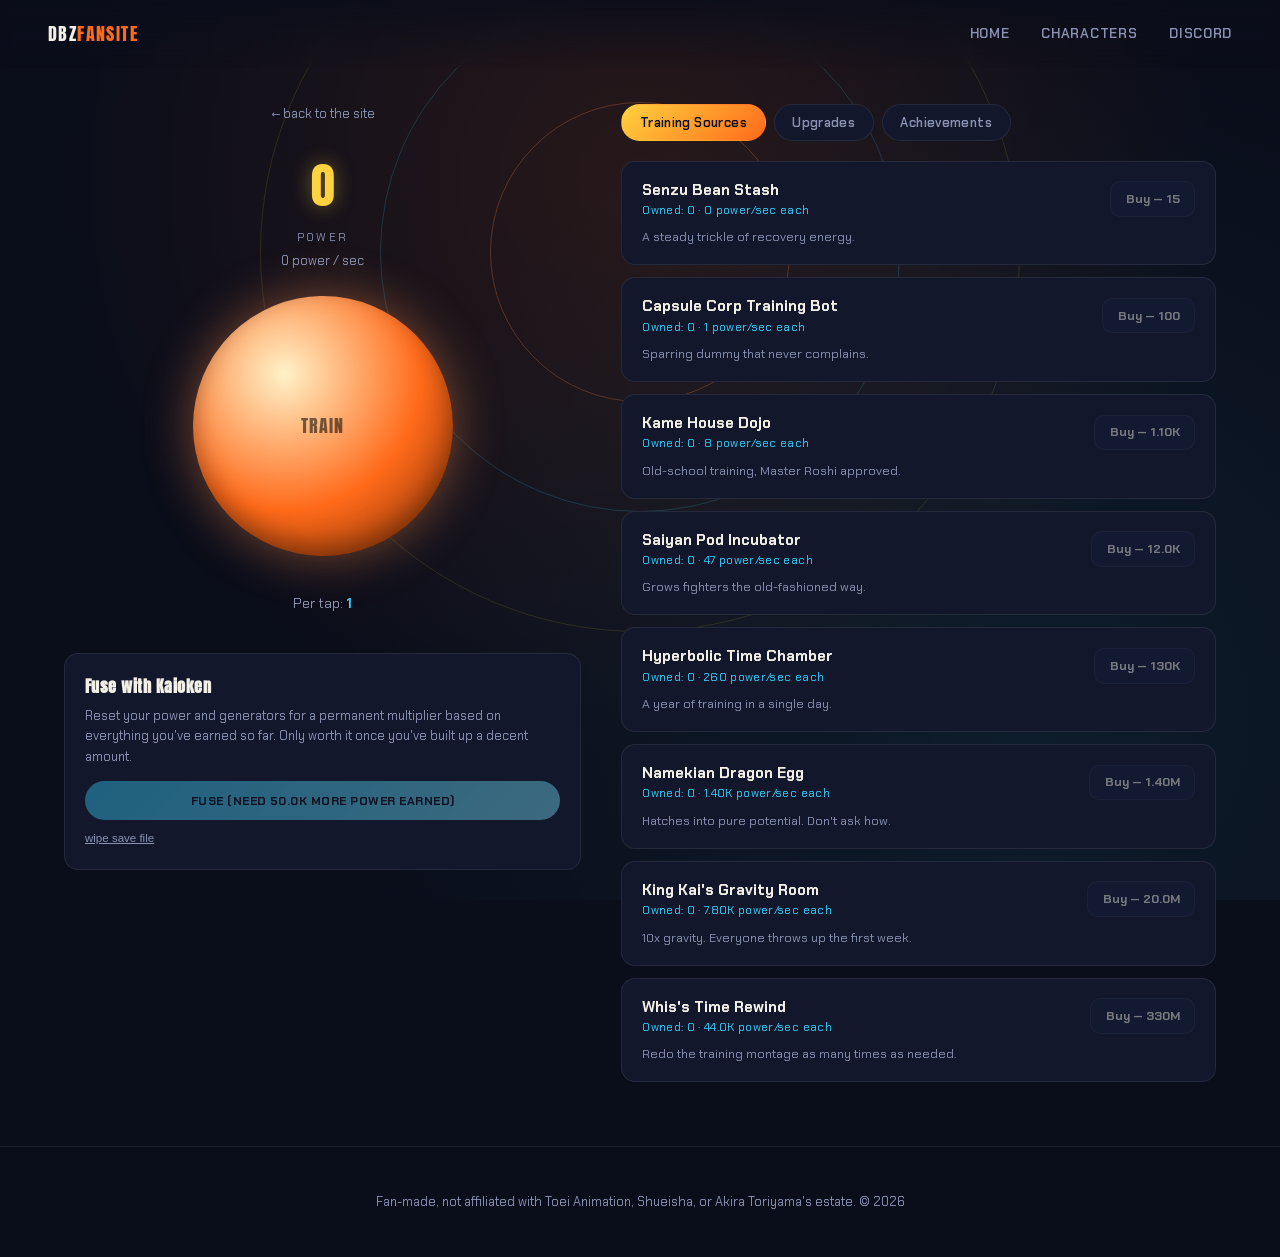
<file: game.html>
<!DOCTYPE html>
<html lang="en">
<head>
<meta charset="UTF-8">
<meta name="viewport" content="width=device-width, initial-scale=1.0">
<title>Power Training — DBZ Fansite</title>
<meta name="description" content="A power-training clicker game. Tap to train, buy upgrades, save your progress.">

<link rel="preconnect" href="https://fonts.googleapis.com">
<link rel="preconnect" href="https://fonts.gstatic.com" crossorigin>
<link href="https://fonts.googleapis.com/css2?family=Anton&family=Chakra+Petch:wght@400;500;600;700&display=swap" rel="stylesheet">

<link rel="stylesheet" href="style.css">
<link rel="stylesheet" href="game.css">
</head>
<body>

<div class="aura-field" aria-hidden="true">
  <div class="aura-ring ring-1"></div>
  <div class="aura-ring ring-2"></div>
  <div class="aura-ring ring-3"></div>
</div>

<header class="site-nav">
  <a href="index.html" class="brand">DBZ<span>FANSITE</span></a>
  <nav aria-label="Primary">
    <a href="index.html">Home</a>
    <a href="index.html#roster">Characters</a>
    <a href="index.html#discord">Discord</a>
  </nav>
</header>

<main class="game-shell">

  <!-- ============ CLICK PANEL ============ -->
  <section class="click-panel">
    <a href="index.html" class="game-back">← back to the site</a>

    <div class="score-display">
      <span class="score-value" id="scoreValue">0</span>
      <span class="score-label">Power</span>
      <span class="score-sub" id="scoreRate">0 power / sec</span>
    </div>

    <div class="click-zone">
      <button class="click-orb" id="clickOrb" type="button" aria-label="Train — tap to gain power">
        TRAIN
      </button>
      <div class="float-layer" id="floatLayer" aria-hidden="true"></div>
    </div>

    <p class="click-power">
      Per tap: <strong id="clickPowerValue">1</strong>
    </p>

    <div class="prestige-box">
      <h3>Fuse with Kaioken</h3>
      <p>
        Reset your power and generators for a permanent multiplier based on
        everything you've earned so far. Only worth it once you've built up
        a decent amount.
      </p>
      <button class="prestige-btn" id="prestigeBtn" type="button" disabled>
        Fuse (need more power first)
      </button>
      <br>
      <button class="reset-link" id="resetBtn" type="button">wipe save file</button>
    </div>
  </section>

  <!-- ============ SHOP ============ -->
  <section class="shop-panel-wrap">
    <div class="shop-tabs" role="tablist" aria-label="Shop categories">
      <button class="shop-tab active" data-tab="generators" role="tab" aria-selected="true">Training Sources</button>
      <button class="shop-tab" data-tab="upgrades" role="tab" aria-selected="false">Upgrades</button>
      <button class="shop-tab" data-tab="achievements" role="tab" aria-selected="false">Achievements</button>
    </div>

    <div class="shop-panel active" id="panel-generators" data-panel="generators"></div>
    <div class="shop-panel" id="panel-upgrades" data-panel="upgrades"></div>
    <div class="shop-panel" id="panel-achievements">
      <div class="achievement-grid" id="achievementGrid"></div>
    </div>
  </section>

</main>

<footer class="site-foot">
  <p>Fan-made, not affiliated with Toei Animation, Shueisha, or Akira Toriyama's estate. &copy; <span id="year"></span></p>
</footer>

<script src="script.js"></script>
<script src="game.js"></script>
</body>
</html>
</file>
<file: style.css>
/* =========================================================
   POWER LEVEL — DBZ-inspired personal site template
   Palette: deep space void + saiyan orange + ki blue + ssj gold
   ========================================================= */

:root {
  --void: #0a0d1a;
  --panel: #12172b;
  --panel-2: #171d38;
  --orange: #ff6a1a;
  --orange-soft: #ff8c4a;
  --ki-blue: #35d2ff;
  --gold: #ffd23f;
  --red: #e8452c;
  --text: #f2f0e6;
  --text-dim: #8a92b2;
  --border: rgba(255, 255, 255, 0.08);

  --font-display: "Anton", "Arial Narrow", sans-serif;
  --font-body: "Chakra Petch", "Segoe UI", sans-serif;
}

* { box-sizing: border-box; }

html {
  scroll-behavior: smooth;
}

body {
  margin: 0;
  background: var(--void);
  color: var(--text);
  font-family: var(--font-body);
  line-height: 1.6;
  overflow-x: hidden;
}

h1, h2 {
  font-family: var(--font-display);
  letter-spacing: 0.02em;
  margin: 0;
}

p { color: var(--text-dim); }

a { color: inherit; text-decoration: none; }

code {
  background: var(--panel-2);
  padding: 0.1em 0.4em;
  border-radius: 4px;
  font-size: 0.9em;
  color: var(--gold);
}

.eyebrow {
  display: block;
  font-family: var(--font-body);
  font-weight: 700;
  letter-spacing: 0.25em;
  text-transform: uppercase;
  font-size: 0.75rem;
  color: var(--ki-blue);
  margin-bottom: 0.75rem;
}

.center { text-align: center; margin-left: auto; margin-right: auto; }

/* ---------------- Ambient aura field ---------------- */

.aura-field {
  position: fixed;
  inset: 0;
  z-index: -1;
  overflow: hidden;
  background:
    radial-gradient(circle at 50% 20%, rgba(255, 106, 26, 0.12), transparent 60%),
    radial-gradient(circle at 80% 80%, rgba(53, 210, 255, 0.08), transparent 55%),
    var(--void);
}

.aura-ring {
  position: absolute;
  left: 50%;
  top: 28%;
  border-radius: 50%;
  border: 1px solid rgba(255, 140, 74, 0.25);
  transform: translate(-50%, -50%);
  animation: pulse-ring 6s ease-in-out infinite;
}

.ring-1 { width: 300px; height: 300px; animation-delay: 0s; }
.ring-2 { width: 520px; height: 520px; animation-delay: 1.2s; border-color: rgba(53, 210, 255, 0.18); }
.ring-3 { width: 760px; height: 760px; animation-delay: 2.4s; border-color: rgba(255, 210, 63, 0.12); }

@keyframes pulse-ring {
  0%, 100% { opacity: 0.15; transform: translate(-50%, -50%) scale(0.95); }
  50% { opacity: 0.4; transform: translate(-50%, -50%) scale(1.05); }
}

/* ---------------- Nav ---------------- */

.site-nav {
  position: fixed;
  top: 0;
  left: 0;
  right: 0;
  z-index: 20;
  display: flex;
  align-items: center;
  justify-content: space-between;
  padding: 1.25rem clamp(1.25rem, 5vw, 3rem);
  backdrop-filter: blur(8px);
  background: linear-gradient(to bottom, rgba(10, 13, 26, 0.85), transparent);
}

.brand {
  font-family: var(--font-display);
  font-size: 1.1rem;
  letter-spacing: 0.08em;
  color: var(--text);
}
.brand span { color: var(--orange); }

.site-nav nav { display: flex; gap: clamp(1rem, 3vw, 2rem); }

.site-nav nav a {
  font-size: 0.85rem;
  font-weight: 600;
  letter-spacing: 0.05em;
  text-transform: uppercase;
  color: var(--text-dim);
  transition: color 0.2s ease;
  position: relative;
}

.site-nav nav a:hover,
.site-nav nav a:focus-visible {
  color: var(--ki-blue);
}

/* ---------------- Hero / Scouter ---------------- */

.hero {
  min-height: 100vh;
  display: flex;
  flex-direction: column;
  align-items: center;
  justify-content: center;
  text-align: center;
  padding: 6rem 1.5rem 3rem;
  position: relative;
}

.scouter-hud {
  display: flex;
  flex-direction: column;
  align-items: center;
  gap: 1rem;
  margin-bottom: 2.5rem;
}

.scouter-lens {
  width: min(260px, 70vw);
  aspect-ratio: 1;
  border-radius: 50%;
  border: 2px solid var(--orange);
  background: radial-gradient(circle at 50% 40%, rgba(255, 106, 26, 0.15), var(--panel) 70%);
  box-shadow: 0 0 40px rgba(255, 106, 26, 0.25), inset 0 0 30px rgba(0, 0, 0, 0.5);
  display: flex;
  flex-direction: column;
  align-items: center;
  justify-content: center;
  gap: 0.35rem;
  position: relative;
}

.scouter-crosshair {
  position: absolute;
  inset: 14px;
  border: 1px dashed rgba(255, 106, 26, 0.35);
  border-radius: 50%;
}

.scouter-label {
  font-size: 0.65rem;
  letter-spacing: 0.2em;
  color: var(--text-dim);
  text-transform: uppercase;
}

.scouter-value {
  font-family: var(--font-display);
  font-size: clamp(2.5rem, 8vw, 3.5rem);
  color: var(--orange);
  text-shadow: 0 0 20px rgba(255, 106, 26, 0.6);
  font-variant-numeric: tabular-nums;
}

.scouter-value.overload {
  color: var(--red);
  text-shadow: 0 0 25px rgba(232, 69, 44, 0.8);
}

.scouter-class {
  font-size: 0.7rem;
  letter-spacing: 0.15em;
  color: var(--ki-blue);
  text-transform: uppercase;
}

.power-btn {
  font-family: var(--font-body);
  font-weight: 700;
  letter-spacing: 0.08em;
  text-transform: uppercase;
  font-size: 0.85rem;
  color: var(--void);
  background: linear-gradient(135deg, var(--gold), var(--orange));
  border: none;
  padding: 0.85rem 2rem;
  border-radius: 999px;
  cursor: pointer;
  box-shadow: 0 0 25px rgba(255, 140, 74, 0.4);
  transition: transform 0.15s ease, box-shadow 0.15s ease;
}

.power-btn:hover,
.power-btn:focus-visible {
  transform: translateY(-2px);
  box-shadow: 0 0 35px rgba(255, 140, 74, 0.6);
}

.power-btn:active { transform: translateY(0); }

.power-btn:disabled {
  opacity: 0.6;
  cursor: default;
}

.scouter-hint {
  font-size: 0.8rem;
  color: var(--text-dim);
  margin: 0;
}

.hero-title {
  font-size: clamp(2.5rem, 8vw, 5rem);
  line-height: 1.02;
  color: var(--text);
}

.ki-text {
  background: linear-gradient(135deg, var(--gold), var(--orange), var(--ki-blue));
  -webkit-background-clip: text;
  background-clip: text;
  color: transparent;
}

.hero-sub {
  max-width: 42ch;
  margin: 1.25rem auto 0;
  font-size: 1rem;
}

.scroll-cue {
  position: absolute;
  bottom: 2rem;
  left: 50%;
  transform: translateX(-50%);
  color: var(--text-dim);
  font-size: 1.5rem;
  animation: bob 2s ease-in-out infinite;
}

@keyframes bob {
  0%, 100% { transform: translate(-50%, 0); }
  50% { transform: translate(-50%, 8px); }
}

/* ---------------- Training log ---------------- */

.log {
  max-width: 1100px;
  margin: 0 auto;
  padding: 6rem 1.5rem;
  display: grid;
  grid-template-columns: 1.1fr 0.9fr;
  gap: clamp(2rem, 6vw, 4rem);
  align-items: center;
}

.log h2 { font-size: clamp(1.8rem, 4vw, 2.6rem); margin-bottom: 1rem; }

.stat-panel {
  background: var(--panel);
  border: 1px solid var(--border);
  border-radius: 16px;
  padding: 1.75rem;
  display: flex;
  flex-direction: column;
  gap: 1.1rem;
}

.stat-panel-title {
  font-size: 0.7rem;
  letter-spacing: 0.08em;
  text-transform: uppercase;
  color: var(--text-dim);
  margin-bottom: 0.25rem;
}

.stat-row {
  display: grid;
  grid-template-columns: 110px 1fr;
  align-items: center;
  gap: 0.75rem;
}

.stat-name {
  font-size: 0.75rem;
  letter-spacing: 0.05em;
  text-transform: uppercase;
  color: var(--text-dim);
}

.stat-bar {
  height: 8px;
  border-radius: 999px;
  background: var(--panel-2);
  overflow: hidden;
}

.stat-fill {
  height: 100%;
  width: 0%;
  border-radius: 999px;
  background: linear-gradient(90deg, var(--ki-blue), var(--orange));
  transition: width 1.2s cubic-bezier(0.16, 1, 0.3, 1);
}

.stat-fill.filled { width: var(--pct); }

.stat-num {
  font-family: var(--font-display);
  font-size: 0.95rem;
  color: var(--gold);
  text-align: right;
}

/* ---------------- Dragon radar / projects ---------------- */

.radar {
  max-width: 1200px;
  margin: 0 auto;
  padding: 5rem 1.5rem 6rem;
}

.radar h2 { font-size: clamp(1.8rem, 4vw, 2.6rem); }

.radar-sub { max-width: 46ch; margin: 0.75rem auto 3rem; }

.orb-grid {
  display: grid;
  grid-template-columns: repeat(auto-fit, minmax(200px, 1fr));
  gap: 1.5rem;
  align-items: start;
}

.fighter-card {
  background: var(--panel);
  border: 1px solid var(--border);
  border-radius: 16px;
  overflow: hidden;
  transition: border-color 0.2s ease, box-shadow 0.2s ease;
}

.fighter-card:has(.orb-card[aria-expanded="true"]) {
  border-color: rgba(255, 210, 63, 0.4);
  box-shadow: 0 10px 30px rgba(255, 140, 74, 0.15);
}

.orb-card {
  --hue: 24; /* fallback if a card doesn't set its own --hue */
  width: 100%;
  background: none;
  border: none;
  font: inherit;
  color: inherit;
  padding: 1.75rem 1.25rem;
  display: flex;
  flex-direction: column;
  align-items: center;
  text-align: center;
  gap: 0.75rem;
  cursor: pointer;
  transition: transform 0.2s ease;
}

.orb-card:hover,
.orb-card:focus-visible {
  transform: translateY(-4px);
}

.orb-card::after {
  content: "+";
  display: block;
  font-family: var(--font-display);
  font-size: 1.1rem;
  color: var(--text-dim);
  transition: transform 0.2s ease;
}

.orb-card[aria-expanded="true"]::after {
  transform: rotate(45deg);
  color: var(--gold);
}

.fighter-detail {
  max-height: 0;
  overflow: hidden;
  transition: max-height 0.35s ease;
}

.fighter-detail dl {
  margin: 0;
  padding: 0 1.25rem 1.5rem;
  display: grid;
  grid-template-columns: auto 1fr;
  gap: 0.4rem 0.9rem;
  font-size: 0.85rem;
  text-align: left;
}

.fighter-detail dt {
  color: var(--ki-blue);
  font-weight: 700;
  text-transform: uppercase;
  letter-spacing: 0.04em;
  font-size: 0.7rem;
  white-space: nowrap;
  padding-top: 0.1rem;
}

.fighter-detail dd {
  margin: 0;
  color: var(--text);
}

.orb {
  width: 64px;
  height: 64px;
  border-radius: 50%;
  background: radial-gradient(
    circle at 35% 30%,
    hsl(var(--hue), 90%, 85%),
    hsl(var(--hue), 85%, 58%) 55%,
    hsl(var(--hue), 70%, 30%) 100%
  );
  display: flex;
  align-items: center;
  justify-content: center;
  box-shadow: inset 0 -6px 10px rgba(0, 0, 0, 0.35), 0 0 18px hsla(var(--hue), 85%, 58%, 0.4);
}

.orb-stars {
  color: hsl(var(--hue), 70%, 18%);
  font-size: 0.7rem;
  letter-spacing: 0.05em;
}

.orb-title {
  font-weight: 700;
  font-size: 1rem;
}

.orb-desc {
  font-size: 0.85rem;
  color: var(--text-dim);
}

/* ---------------- Contact / signal ---------------- */

.signal {
  padding: 6rem 1.5rem;
  display: flex;
  justify-content: center;
}

.signal-inner {
  text-align: center;
  max-width: 40ch;
}

.signal h2 { font-size: clamp(1.8rem, 4vw, 2.4rem); margin-bottom: 0.75rem; }

.signal-links {
  display: flex;
  gap: 1.25rem;
  justify-content: center;
  margin-top: 1.5rem;
  flex-wrap: wrap;
}

.signal-links a {
  font-weight: 700;
  letter-spacing: 0.05em;
  text-transform: uppercase;
  font-size: 0.85rem;
  padding: 0.7rem 1.4rem;
  border: 1px solid var(--border);
  border-radius: 999px;
  transition: border-color 0.2s ease, color 0.2s ease;
}

.signal-links a:hover,
.signal-links a:focus-visible {
  border-color: var(--ki-blue);
  color: var(--ki-blue);
}

/* ---------------- Footer ---------------- */

.site-foot {
  text-align: center;
  padding: 2rem 1.5rem;
  font-size: 0.8rem;
  color: var(--text-dim);
  border-top: 1px solid var(--border);
}

/* ---------------- Reveal-on-scroll ---------------- */

.reveal {
  opacity: 0;
  transform: translateY(24px);
  transition: opacity 0.7s ease, transform 0.7s ease;
}

.reveal.in-view {
  opacity: 1;
  transform: translateY(0);
}

/* ---------------- Responsive ---------------- */

@media (max-width: 800px) {
  .log { grid-template-columns: 1fr; }
  .site-nav nav { gap: 1rem; }
}

@media (max-width: 480px) {
  .site-nav nav a:nth-child(2) { display: none; } /* trims nav on very small screens */
}

/* ---------------- Reduced motion ---------------- */

@media (prefers-reduced-motion: reduce) {
  html { scroll-behavior: auto; }
  .aura-ring,
  .scroll-cue {
    animation: none;
  }
  .reveal {
    transition: none;
    opacity: 1;
    transform: none;
  }
  .stat-fill {
    transition: none;
  }
}

/* ---------------- Random facts list ---------------- */

.facts {
  max-width: 800px;
  margin: 0 auto;
  padding: 4rem 1.5rem 5rem;
}

.facts h2 { font-size: clamp(1.6rem, 4vw, 2.2rem); margin-bottom: 2rem; }

.facts-list {
  list-style: none;
  margin: 0;
  padding: 0;
  display: flex;
  flex-direction: column;
  gap: 1rem;
}

.facts-list li {
  background: var(--panel);
  border: 1px solid var(--border);
  border-left: 3px solid var(--orange);
  border-radius: 10px;
  padding: 1rem 1.25rem;
  color: var(--text-dim);
  font-size: 0.92rem;
}

/* ---------------- Game callout ---------------- */

.game-callout {
  max-width: 700px;
  margin: 2rem auto 5rem;
  padding: 0 1.5rem;
}

.game-callout-inner {
  background: linear-gradient(135deg, var(--panel), var(--panel-2));
  border: 1px solid var(--border);
  border-radius: 20px;
  padding: 3rem 2rem;
  text-align: center;
}

.game-callout-inner h2 { font-size: clamp(1.6rem, 4vw, 2.2rem); margin: 0.5rem 0 0.75rem; }

.game-callout-inner p { max-width: 42ch; margin: 0 auto 1.5rem; }

.game-callout-inner .power-btn {
  display: inline-block;
}
</file>
<file: game.css>
/* =========================================================
   GAME.CSS — layout for the power-training clicker
   Shares color tokens, fonts, nav, and footer with style.css
   ========================================================= */

.game-shell {
  max-width: 1200px;
  margin: 0 auto;
  padding: 6.5rem 1.5rem 4rem;
  display: grid;
  grid-template-columns: 1fr 1.15fr;
  gap: 2.5rem;
  align-items: start;
}

@media (max-width: 900px) {
  .game-shell {
    grid-template-columns: 1fr;
  }
}

/* ---------------- Left: clicker ---------------- */

.click-panel {
  position: sticky;
  top: 6.5rem;
  display: flex;
  flex-direction: column;
  align-items: center;
  gap: 1.5rem;
  text-align: center;
}

@media (max-width: 900px) {
  .click-panel { position: static; }
}

.score-display {
  display: flex;
  flex-direction: column;
  gap: 0.25rem;
}

.score-value {
  font-family: var(--font-display);
  font-size: clamp(2.2rem, 7vw, 3rem);
  color: var(--gold);
  text-shadow: 0 0 20px rgba(255, 210, 63, 0.4);
  font-variant-numeric: tabular-nums;
}

.score-label {
  font-size: 0.7rem;
  letter-spacing: 0.2em;
  text-transform: uppercase;
  color: var(--text-dim);
}

.score-sub {
  font-size: 0.8rem;
  color: var(--text-dim);
}

.click-zone {
  position: relative;
  width: min(260px, 60vw);
  aspect-ratio: 1;
}

.click-orb {
  width: 100%;
  height: 100%;
  border-radius: 50%;
  border: none;
  cursor: pointer;
  background: radial-gradient(circle at 35% 30%, #fff2c9, var(--orange) 55%, #7a2c04 100%);
  box-shadow: 0 0 50px rgba(255, 140, 74, 0.45), inset 0 -10px 25px rgba(0, 0, 0, 0.35);
  font-family: var(--font-display);
  font-size: 1.1rem;
  letter-spacing: 0.06em;
  color: rgba(0, 0, 0, 0.55);
  transition: transform 0.08s ease, box-shadow 0.15s ease;
}

.click-orb:hover { box-shadow: 0 0 65px rgba(255, 140, 74, 0.6), inset 0 -10px 25px rgba(0, 0, 0, 0.35); }
.click-orb:active,
.click-orb.pressed { transform: scale(0.94); }

.float-layer {
  position: absolute;
  inset: -40px;
  pointer-events: none;
  overflow: visible;
}

.float-text {
  position: absolute;
  left: 50%;
  top: 50%;
  font-family: var(--font-display);
  font-size: 1.1rem;
  color: var(--gold);
  text-shadow: 0 0 12px rgba(255, 210, 63, 0.6);
  animation: float-up 0.9s ease-out forwards;
  white-space: nowrap;
}

@keyframes float-up {
  0% { opacity: 1; transform: translate(-50%, -50%) scale(1); }
  100% { opacity: 0; transform: translate(calc(-50% + var(--drift, 0px)), -160%) scale(1.1); }
}

.click-power {
  font-size: 0.85rem;
  color: var(--text-dim);
}

.click-power strong { color: var(--ki-blue); }

.prestige-box {
  width: 100%;
  background: var(--panel);
  border: 1px solid var(--border);
  border-radius: 14px;
  padding: 1.25rem;
  text-align: left;
}

.prestige-box h3 {
  font-family: var(--font-display);
  font-size: 1rem;
  letter-spacing: 0.03em;
  margin: 0 0 0.4rem;
  color: var(--text);
}

.prestige-box p {
  font-size: 0.8rem;
  margin: 0 0 0.9rem;
}

.prestige-btn {
  width: 100%;
  font-family: var(--font-body);
  font-weight: 700;
  letter-spacing: 0.04em;
  text-transform: uppercase;
  font-size: 0.75rem;
  color: var(--void);
  background: linear-gradient(135deg, var(--ki-blue), #7ee8ff);
  border: none;
  padding: 0.7rem 1rem;
  border-radius: 999px;
  cursor: pointer;
  transition: transform 0.15s ease;
}

.prestige-btn:hover { transform: translateY(-1px); }
.prestige-btn:disabled { opacity: 0.4; cursor: default; transform: none; }

.reset-link {
  display: inline-block;
  margin-top: 0.75rem;
  font-size: 0.72rem;
  color: var(--text-dim);
  text-decoration: underline;
  background: none;
  border: none;
  cursor: pointer;
  padding: 0;
}

/* ---------------- Right: shop ---------------- */

.shop-tabs {
  display: flex;
  gap: 0.5rem;
  margin-bottom: 1.25rem;
  flex-wrap: wrap;
}

.shop-tab {
  font-family: var(--font-body);
  font-weight: 600;
  font-size: 0.8rem;
  letter-spacing: 0.03em;
  color: var(--text-dim);
  background: var(--panel);
  border: 1px solid var(--border);
  border-radius: 999px;
  padding: 0.55rem 1.1rem;
  cursor: pointer;
  transition: color 0.2s ease, border-color 0.2s ease;
}

.shop-tab.active {
  color: var(--void);
  background: linear-gradient(135deg, var(--gold), var(--orange));
  border-color: transparent;
}

.shop-panel { display: none; flex-direction: column; gap: 0.75rem; }
.shop-panel.active { display: flex; }

.shop-item {
  display: grid;
  grid-template-columns: 1fr auto;
  align-items: center;
  gap: 0.5rem 1rem;
  background: var(--panel);
  border: 1px solid var(--border);
  border-radius: 14px;
  padding: 1rem 1.25rem;
  transition: border-color 0.2s ease;
}

.shop-item.affordable { border-color: rgba(53, 210, 255, 0.35); }

.shop-item-name {
  font-weight: 700;
  font-size: 0.95rem;
}

.shop-item-desc {
  font-size: 0.78rem;
  color: var(--text-dim);
  grid-column: 1 / -1;
}

.shop-item-owned {
  font-size: 0.72rem;
  color: var(--ki-blue);
  letter-spacing: 0.03em;
}

.shop-buy-btn {
  font-family: var(--font-body);
  font-weight: 700;
  font-size: 0.78rem;
  color: var(--text);
  background: var(--panel-2);
  border: 1px solid var(--border);
  border-radius: 10px;
  padding: 0.55rem 0.9rem;
  cursor: pointer;
  transition: border-color 0.2s ease, color 0.2s ease;
  white-space: nowrap;
}

.shop-buy-btn:not(:disabled):hover {
  border-color: var(--gold);
  color: var(--gold);
}

.shop-buy-btn:disabled {
  opacity: 0.45;
  cursor: default;
}

.achievement-grid {
  display: grid;
  grid-template-columns: repeat(auto-fill, minmax(150px, 1fr));
  gap: 0.75rem;
}

.achievement {
  background: var(--panel);
  border: 1px solid var(--border);
  border-radius: 12px;
  padding: 0.9rem;
  text-align: center;
  font-size: 0.78rem;
  color: var(--text-dim);
  opacity: 0.4;
  transition: opacity 0.3s ease, border-color 0.3s ease;
}

.achievement.unlocked {
  opacity: 1;
  border-color: rgba(255, 210, 63, 0.4);
  color: var(--text);
}

.achievement-icon { font-size: 1.4rem; display: block; margin-bottom: 0.35rem; }

.game-back {
  font-size: 0.8rem;
  color: var(--text-dim);
}

@media (prefers-reduced-motion: reduce) {
  .float-text { animation: none; opacity: 0; }
  .click-orb.pressed { transform: none; }
}
</file>
